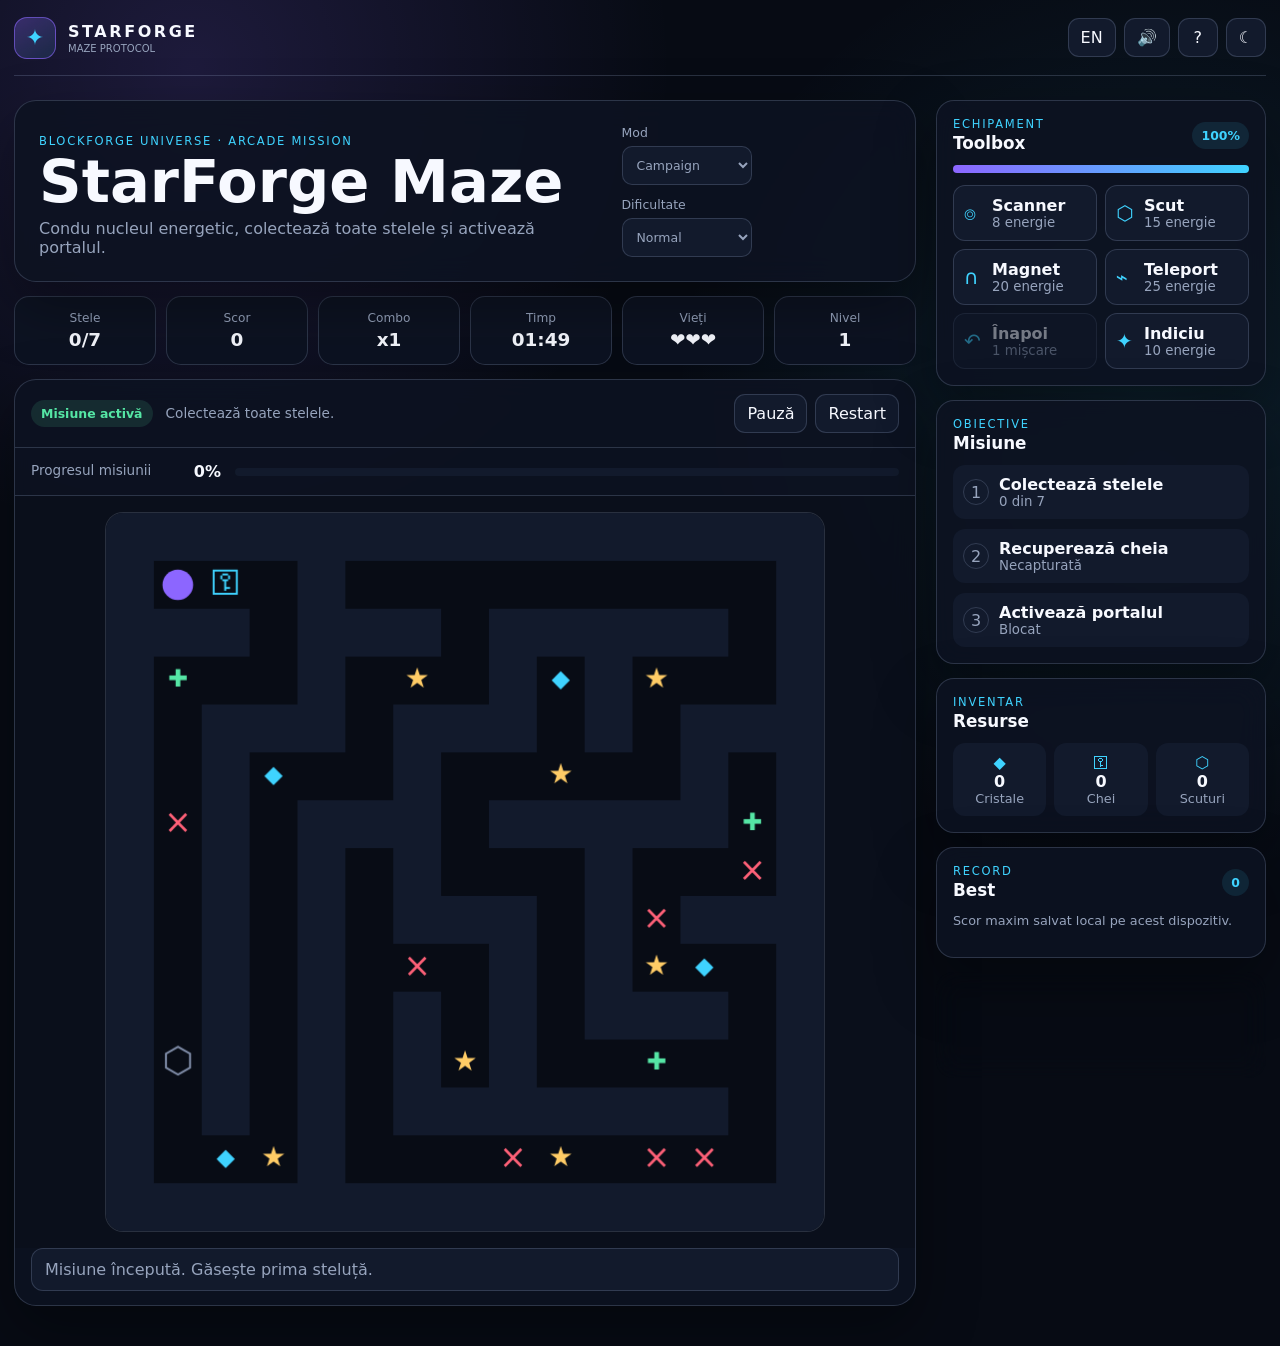
<file: index.html>
<!DOCTYPE html>
<html lang="ro">
<head>
  <meta charset="UTF-8">
  <meta name="viewport" content="width=device-width, initial-scale=1.0">
  <meta name="theme-color" content="#090d18">
  <meta name="description" content="StarForge Maze — joc arcade bilingv cu o minge într-un labirint care colectează stele.">
  <title>StarForge Maze</title>
  <link rel="stylesheet" href="style.css">
</head>
<body>
  <a class="skip-link" href="#gameCanvas">Sari la joc</a>

  <div class="app-shell">
    <header class="topbar">
      <a class="brand" href="#" aria-label="StarForge Maze">
        <span class="brand-mark" aria-hidden="true">✦</span>
        <span><strong>STARFORGE</strong><small>MAZE PROTOCOL</small></span>
      </a>

      <nav class="top-actions" aria-label="Acțiuni principale">
        <button id="languageButton" class="icon-button" type="button" aria-label="Switch to English">EN</button>
        <button id="soundButton" class="icon-button" type="button" aria-pressed="true" aria-label="Sunet pornit">🔊</button>
        <button id="helpButton" class="icon-button" type="button" aria-label="Deschide instrucțiunile">?</button>
        <button id="themeButton" class="icon-button" type="button" aria-label="Schimbă tema">☾</button>
      </nav>
    </header>

    <main id="gameArea" class="game-layout">
      <section class="main-column">
        <div class="hero-panel">
          <div>
            <p class="eyebrow">BlockForge Universe · Arcade Mission</p>
            <h1>StarForge Maze</h1>
            <p>Condu nucleul energetic, colectează toate stelele și activează portalul.</p>
          </div>
          <div class="hero-actions">
            <label><span>Mod</span><select id="modeSelect"><option value="campaign">Campaign</option><option value="challenge">Challenge</option><option value="survival">Survival</option></select></label>
            <label><span>Dificultate</span><select id="difficultySelect"><option value="easy">Ușor</option><option value="normal" selected>Normal</option><option value="hard">Dificil</option></select></label>
          </div>
        </div>

        <section class="stats-grid" aria-label="Statistici joc" aria-live="polite">
          <article class="stat-card"><span id="labelStars">Stele</span><strong><b id="starsValue">0</b>/<b id="starsTotal">0</b></strong></article>
          <article class="stat-card"><span id="labelScore">Scor</span><strong id="scoreValue">0</strong></article>
          <article class="stat-card"><span id="labelCombo">Combo</span><strong id="comboValue">x1</strong></article>
          <article class="stat-card"><span id="labelTime">Timp</span><strong id="timeValue">01:30</strong></article>
          <article class="stat-card"><span id="labelLives">Vieți</span><strong id="livesValue" aria-label="3 vieți">❤❤❤</strong></article>
          <article class="stat-card"><span id="labelLevel">Nivel</span><strong id="levelValue">1</strong></article>
        </section>

        <section class="game-card">
          <div class="game-toolbar">
            <div><span id="statusBadge" class="status-badge">Misiune activă</span> <span id="objectiveText">Colectează toate stelele.</span></div>
            <div class="toolbar-buttons"><button id="pauseButton" type="button" aria-pressed="false">Pauză</button><button id="restartButton" type="button">Restart</button></div>
          </div>

          <div class="progress-row">
            <div><span id="progressLabel">Progresul misiunii</span><strong id="progressText">0%</strong></div>
            <div id="progressTrack" class="progress-track" role="progressbar" aria-labelledby="progressLabel" aria-valuemin="0" aria-valuemax="100" aria-valuenow="0"><div id="progressBar" class="progress-bar"></div></div>
          </div>

          <div class="canvas-frame">
            <canvas id="gameCanvas" width="720" height="720" tabindex="0" role="img" aria-label="Labirint interactiv StarForge. Folosește tastele săgeți sau WASD pentru deplasare."></canvas>
            <div id="pauseOverlay" class="game-overlay hidden"><div role="dialog" aria-modal="true" aria-labelledby="pauseTitle"><span class="overlay-icon" aria-hidden="true">Ⅱ</span><h2 id="pauseTitle">Joc în pauză</h2><p>Apasă din nou pe Pauză sau tasta P.</p><button id="resumeButton" type="button">Continuă</button></div></div>
            <div id="resultOverlay" class="game-overlay hidden"><div role="dialog" aria-modal="true" aria-labelledby="resultTitle"><span id="resultIcon" class="overlay-icon" aria-hidden="true">★</span><h2 id="resultTitle">Misiune completă</h2><p id="resultText"></p><div class="result-stats"><span>Scor <strong id="resultScore">0</strong></span><span>Stele <strong id="resultStars">0</strong></span><span>Mișcări <strong id="resultMoves">0</strong></span></div><div class="result-actions"><button id="nextLevelButton" type="button">Nivelul următor</button><button id="playAgainButton" class="secondary" type="button">Joacă din nou</button></div></div></div>
          </div>

          <div id="messageBox" class="message-box" role="status" aria-live="polite">Misiune începută. Găsește prima steluță.</div>
          <div class="mobile-controls" aria-label="Comenzi tactile"><span></span><button class="move-button" data-direction="up" type="button" aria-label="Sus">▲</button><span></span><button class="move-button" data-direction="left" type="button" aria-label="Stânga">◀</button><button class="move-button center-button" data-direction="down" type="button" aria-label="Jos">▼</button><button class="move-button" data-direction="right" type="button" aria-label="Dreapta">▶</button></div>
        </section>
      </section>

      <aside class="sidebar">
        <section class="side-panel">
          <div class="panel-heading"><div><p class="eyebrow">Echipament</p><h2>Toolbox</h2></div><span id="energyValue" class="energy-badge">100%</span></div>
          <div id="energyTrack" class="energy-track" role="progressbar" aria-label="Energie" aria-valuemin="0" aria-valuemax="100" aria-valuenow="100"><div id="energyBar"></div></div>
          <div class="tool-grid">
            <button class="tool-button" id="scanTool" data-tool="scan" data-cost="8" type="button"><span aria-hidden="true">⌾</span><strong>Scanner</strong><small>8 energie</small></button>
            <button class="tool-button" id="shieldTool" data-tool="shield" data-cost="15" type="button"><span aria-hidden="true">⬡</span><strong>Scut</strong><small>15 energie</small></button>
            <button class="tool-button" id="magnetTool" data-tool="magnet" data-cost="20" type="button"><span aria-hidden="true">∩</span><strong>Magnet</strong><small>20 energie</small></button>
            <button class="tool-button" id="teleportTool" data-tool="teleport" data-cost="25" type="button"><span aria-hidden="true">⌁</span><strong>Teleport</strong><small>25 energie</small></button>
            <button class="tool-button" id="undoTool" type="button"><span aria-hidden="true">↶</span><strong>Înapoi</strong><small>1 mișcare</small></button>
            <button class="tool-button" id="hintTool" data-cost="10" type="button"><span aria-hidden="true">✦</span><strong>Indiciu</strong><small>10 energie</small></button>
          </div>
        </section>

        <section class="side-panel"><div class="panel-heading compact"><div><p class="eyebrow">Obiective</p><h2>Misiune</h2></div></div><ul class="mission-list"><li id="missionStars"><span class="mission-check">1</span><div><strong>Colectează stelele</strong><small id="missionStarsText">0 din 0</small></div></li><li id="missionKey"><span class="mission-check">2</span><div><strong>Recuperează cheia</strong><small id="missionKeyText">Necapturată</small></div></li><li id="missionPortal"><span class="mission-check">3</span><div><strong>Activează portalul</strong><small id="missionPortalText">Blocat</small></div></li></ul></section>

        <section class="side-panel"><div class="panel-heading compact"><div><p class="eyebrow">Inventar</p><h2>Resurse</h2></div></div><div class="inventory-grid"><div><span>◆</span><strong id="coinValue">0</strong><small>Cristale</small></div><div><span>⚿</span><strong id="keyValue">0</strong><small>Chei</small></div><div><span>⬡</span><strong id="shieldValue">0</strong><small>Scuturi</small></div></div></section>

        <section class="side-panel"><div class="panel-heading compact"><div><p class="eyebrow">Record</p><h2>Best</h2></div><span id="bestValue" class="energy-badge">0</span></div><p class="best-note">Scor maxim salvat local pe acest dispozitiv.</p></section>
        <section class="side-panel controls-panel"><p><kbd>WASD</kbd> sau <kbd>↑ ↓ ← →</kbd> deplasare</p><p><kbd>P</kbd> pauză · <kbd>R</kbd> restart</p><p><kbd>1–4</kbd> unelte · <kbd>U</kbd> înapoi · <kbd>H</kbd> indiciu</p></section>
      </aside>
    </main>
  </div>

  <dialog id="helpDialog" aria-labelledby="helpTitle">
    <button id="closeHelpButton" class="dialog-close" type="button" aria-label="Închide">×</button>
    <p class="eyebrow">Instrucțiuni</p><h2 id="helpTitle">Cum se joacă</h2>
    <ol><li>Deplasează mingea prin labirint.</li><li>Colectează toate steluțele și cheia.</li><li>Evită capcanele roșii sau activează scutul.</li><li>Folosește bonusurile pentru energie, timp și puncte.</li><li>Intră în portal după îndeplinirea obiectivelor.</li></ol>
    <div class="legend"><span><b>★</b> Stea</span><span><b>⚿</b> Cheie</span><span><b>◆</b> Cristal</span><span><b>✚</b> Energie</span><span><b>×</b> Capcană</span><span><b>⬡</b> Portal</span></div>
  </dialog>

  <script src="script.js"></script>
  <script>
    (() => {
      const translations = {
        'Sari la joc':'Skip to game','Acțiuni principale':'Main actions','Sunet pornit':'Sound on','Deschide instrucțiunile':'Open instructions','Schimbă tema':'Change theme',
        'Condu nucleul energetic, colectează toate stelele și activează portalul.':'Guide the energy core, collect every star, and activate the portal.',
        'Mod':'Mode','Dificultate':'Difficulty','Ușor':'Easy','Dificil':'Hard','Statistici joc':'Game statistics','Stele':'Stars','Scor':'Score','Timp':'Time','Vieți':'Lives','Nivel':'Level',
        'Misiune activă':'Mission active','Colectează toate stelele.':'Collect every star.','Pauză':'Pause','Progresul misiunii':'Mission progress',
        'Joc în pauză':'Game paused','Apasă din nou pe Pauză sau tasta P.':'Press Pause again or the P key.','Continuă':'Resume','Misiune completă':'Mission complete','Mișcări':'Moves','Nivelul următor':'Next level','Joacă din nou':'Play again',
        'Misiune începută. Găsește prima steluță.':'Mission started. Find the first star.','Comenzi tactile':'Touch controls','Sus':'Up','Stânga':'Left','Jos':'Down','Dreapta':'Right',
        'Echipament':'Equipment','Energie':'Energy','Scut':'Shield','Înapoi':'Undo','Indiciu':'Hint','energie':'energy','mișcare':'move',
        'Obiective':'Objectives','Misiune':'Mission','Colectează stelele':'Collect the stars','Recuperează cheia':'Recover the key','Activează portalul':'Activate the portal','Necapturată':'Not collected','Blocat':'Locked','din':'of',
        'Inventar':'Inventory','Resurse':'Resources','Cristale':'Crystals','Chei':'Keys','Scuturi':'Shields','Scor maxim salvat local pe acest dispozitiv.':'Best score saved locally on this device.',
        'sau':'or','deplasare':'movement','unelte':'tools','înapoi':'undo','indiciu':'hint','Instrucțiuni':'Instructions','Cum se joacă':'How to play','Închide':'Close',
        'Deplasează mingea prin labirint.':'Move the ball through the maze.','Colectează toate steluțele și cheia.':'Collect every star and the key.','Evită capcanele roșii sau activează scutul.':'Avoid red traps or activate the shield.','Folosește bonusurile pentru energie, timp și puncte.':'Use bonuses for energy, time, and points.','Intră în portal după îndeplinirea obiectivelor.':'Enter the portal after completing the objectives.','Stea':'Star','Cheie':'Key','Cristal':'Crystal','Capcană':'Trap','Portal':'Portal'
      };
      const reverse = Object.fromEntries(Object.entries(translations).map(([ro,en]) => [en,ro]));
      const button = document.getElementById('languageButton');
      let language = localStorage.getItem('starforge-language') || 'ro';

      function replaceText(root, map) {
        const walker = document.createTreeWalker(root, NodeFilter.SHOW_TEXT);
        const nodes = [];
        while (walker.nextNode()) nodes.push(walker.currentNode);
        nodes.forEach(node => {
          const raw = node.nodeValue;
          const trimmed = raw.trim();
          if (!trimmed) return;
          let value = trimmed;
          if (map[value]) value = map[value];
          else Object.entries(map).sort((a,b) => b[0].length-a[0].length).forEach(([from,to]) => { value = value.replaceAll(from,to); });
          if (value !== trimmed) node.nodeValue = raw.replace(trimmed, value);
        });
      }

      function applyLanguage(next) {
        const previous = document.documentElement.lang;
        if (previous !== next) replaceText(document.body, next === 'en' ? translations : reverse);
        document.documentElement.lang = next;
        document.title = next === 'en' ? 'StarForge Maze — Bilingual Arcade Game' : 'StarForge Maze — Joc Arcade Bilingv';
        document.querySelector('meta[name="description"]').content = next === 'en' ? 'StarForge Maze — a bilingual arcade maze game where an energy ball collects stars.' : 'StarForge Maze — joc arcade bilingv cu o minge într-un labirint care colectează stele.';
        button.textContent = next === 'en' ? 'RO' : 'EN';
        button.setAttribute('aria-label', next === 'en' ? 'Schimbă în română' : 'Switch to English');
        localStorage.setItem('starforge-language', next);
        language = next;
      }

      button.addEventListener('click', () => applyLanguage(language === 'ro' ? 'en' : 'ro'));
      const observer = new MutationObserver(() => { if (language === 'en') replaceText(document.body, translations); });
      observer.observe(document.body, {childList:true, subtree:true, characterData:true});
      if (language === 'en') applyLanguage('en');
    })();
  </script>
</body>
</html>
</file>
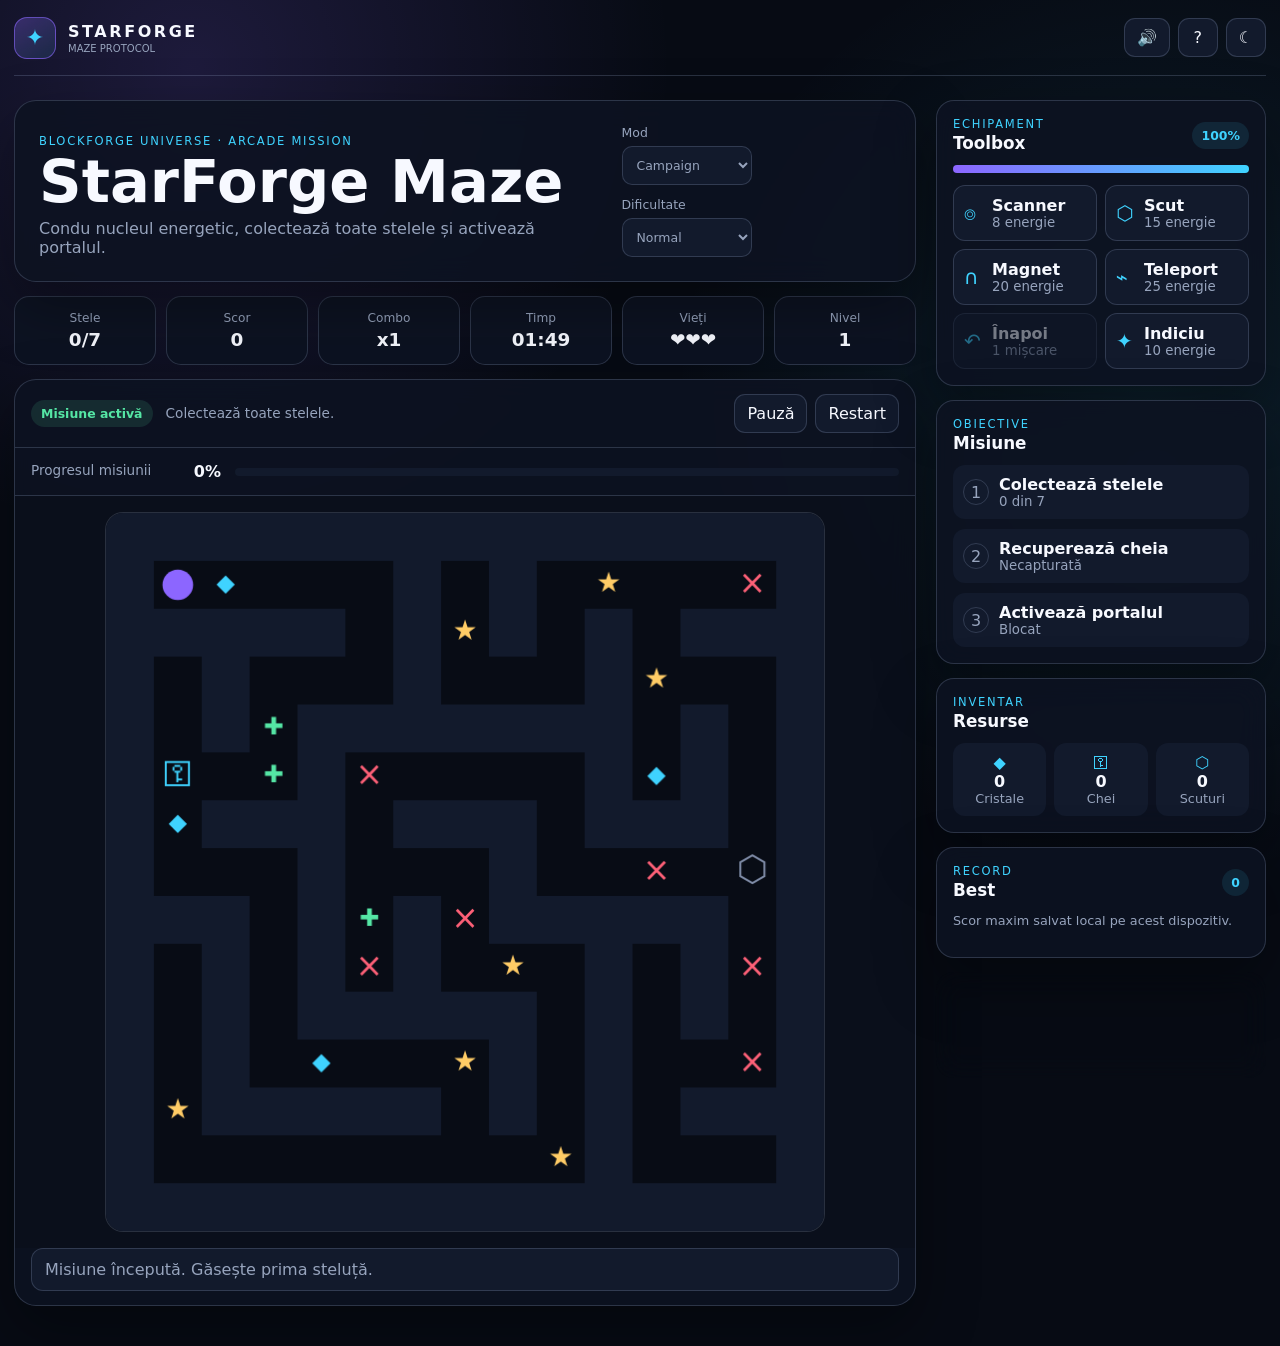
<file: index (17).html>
<!DOCTYPE html>
<html lang="ro">
<head>
  <meta charset="UTF-8">
  <meta name="viewport" content="width=device-width, initial-scale=1.0">
  <meta name="theme-color" content="#090d18">
  <meta name="description" content="StarForge Maze - joc cu o minge intr-un labirint care aduna steluțe.">
  <title>StarForge Maze</title>
  <link rel="stylesheet" href="style.css">
</head>
<body>
  <a class="skip-link" href="#gameCanvas">Sari la joc</a>

  <div class="app-shell">
    <header class="topbar">
      <a class="brand" href="#" aria-label="StarForge Maze">
        <span class="brand-mark" aria-hidden="true">✦</span>
        <span>
          <strong>STARFORGE</strong>
          <small>MAZE PROTOCOL</small>
        </span>
      </a>

      <nav class="top-actions" aria-label="Acțiuni principale">
        <button id="soundButton" class="icon-button" type="button" aria-pressed="true" aria-label="Sunet pornit">🔊</button>
        <button id="helpButton" class="icon-button" type="button" aria-label="Deschide instrucțiunile">?</button>
        <button id="themeButton" class="icon-button" type="button" aria-label="Schimbă tema">☾</button>
      </nav>
    </header>

    <main id="gameArea" class="game-layout">
      <section class="main-column">
        <div class="hero-panel">
          <div>
            <p class="eyebrow">BlockForge Universe · Arcade Mission</p>
            <h1>StarForge Maze</h1>
            <p>Condu nucleul energetic, colectează toate stelele și activează portalul.</p>
          </div>

          <div class="hero-actions">
            <label>
              <span>Mod</span>
              <select id="modeSelect">
                <option value="campaign">Campaign</option>
                <option value="challenge">Challenge</option>
                <option value="survival">Survival</option>
              </select>
            </label>

            <label>
              <span>Dificultate</span>
              <select id="difficultySelect">
                <option value="easy">Ușor</option>
                <option value="normal" selected>Normal</option>
                <option value="hard">Dificil</option>
              </select>
            </label>
          </div>
        </div>

        <section class="stats-grid" aria-label="Statistici joc" aria-live="polite">
          <article class="stat-card">
            <span id="labelStars">Stele</span>
            <strong aria-labelledby="labelStars"><b id="starsValue">0</b>/<b id="starsTotal">0</b></strong>
          </article>

          <article class="stat-card">
            <span id="labelScore">Scor</span>
            <strong id="scoreValue" aria-labelledby="labelScore">0</strong>
          </article>

          <article class="stat-card">
            <span id="labelCombo">Combo</span>
            <strong id="comboValue" aria-labelledby="labelCombo">x1</strong>
          </article>

          <article class="stat-card">
            <span id="labelTime">Timp</span>
            <strong id="timeValue" aria-labelledby="labelTime">01:30</strong>
          </article>

          <article class="stat-card">
            <span id="labelLives">Vieți</span>
            <strong id="livesValue" aria-label="3 vieți">❤❤❤</strong>
          </article>

          <article class="stat-card">
            <span id="labelLevel">Nivel</span>
            <strong id="levelValue" aria-labelledby="labelLevel">1</strong>
          </article>
        </section>

        <section class="game-card">
          <div class="game-toolbar">
            <div>
              <span id="statusBadge" class="status-badge">Misiune activă</span>
              <span id="objectiveText">Colectează toate stelele.</span>
            </div>

            <div class="toolbar-buttons">
              <button id="pauseButton" type="button" aria-pressed="false">Pauză</button>
              <button id="restartButton" type="button">Restart</button>
            </div>
          </div>

          <div class="progress-row">
            <div>
              <span id="progressLabel">Progresul misiunii</span>
              <strong id="progressText">0%</strong>
            </div>
            <div
              id="progressTrack"
              class="progress-track"
              role="progressbar"
              aria-labelledby="progressLabel"
              aria-valuemin="0"
              aria-valuemax="100"
              aria-valuenow="0"
            >
              <div id="progressBar" class="progress-bar"></div>
            </div>
          </div>

          <div class="canvas-frame">
            <canvas
              id="gameCanvas"
              width="720"
              height="720"
              tabindex="0"
              role="img"
              aria-label="Labirint interactiv StarForge. Folosește tastele săgeți sau WASD pentru deplasare."
            ></canvas>

            <div id="pauseOverlay" class="game-overlay hidden">
              <div role="dialog" aria-modal="true" aria-labelledby="pauseTitle">
                <span class="overlay-icon" aria-hidden="true">Ⅱ</span>
                <h2 id="pauseTitle">Joc în pauză</h2>
                <p>Apasă din nou pe Pauză sau tasta P.</p>
                <button id="resumeButton" type="button">Continuă</button>
              </div>
            </div>

            <div id="resultOverlay" class="game-overlay hidden">
              <div role="dialog" aria-modal="true" aria-labelledby="resultTitle">
                <span id="resultIcon" class="overlay-icon" aria-hidden="true">★</span>
                <h2 id="resultTitle">Misiune completă</h2>
                <p id="resultText"></p>

                <div class="result-stats">
                  <span>Scor <strong id="resultScore">0</strong></span>
                  <span>Stele <strong id="resultStars">0</strong></span>
                  <span>Mișcări <strong id="resultMoves">0</strong></span>
                </div>

                <div class="result-actions">
                  <button id="nextLevelButton" type="button">Nivelul următor</button>
                  <button id="playAgainButton" class="secondary" type="button">Joacă din nou</button>
                </div>
              </div>
            </div>
          </div>

          <div id="messageBox" class="message-box" role="status" aria-live="polite">
            Misiune începută. Găsește prima steluță.
          </div>

          <div class="mobile-controls" aria-label="Comenzi tactile">
            <span></span>
            <button class="move-button" data-direction="up" type="button" aria-label="Sus">▲</button>
            <span></span>
            <button class="move-button" data-direction="left" type="button" aria-label="Stânga">◀</button>
            <button class="move-button center-button" data-direction="down" type="button" aria-label="Jos">▼</button>
            <button class="move-button" data-direction="right" type="button" aria-label="Dreapta">▶</button>
          </div>
        </section>
      </section>

      <aside class="sidebar">
        <section class="side-panel">
          <div class="panel-heading">
            <div>
              <p class="eyebrow">Echipament</p>
              <h2>Toolbox</h2>
            </div>
            <span id="energyValue" class="energy-badge">100%</span>
          </div>

          <div
            id="energyTrack"
            class="energy-track"
            role="progressbar"
            aria-label="Energie"
            aria-valuemin="0"
            aria-valuemax="100"
            aria-valuenow="100"
          >
            <div id="energyBar"></div>
          </div>

          <div class="tool-grid">
            <button class="tool-button" id="scanTool" data-tool="scan" data-cost="8" type="button" aria-pressed="false">
              <span aria-hidden="true">⌾</span>
              <strong>Scanner</strong>
              <small>8 energie</small>
            </button>

            <button class="tool-button" id="shieldTool" data-tool="shield" data-cost="15" type="button" aria-pressed="false">
              <span aria-hidden="true">⬡</span>
              <strong>Scut</strong>
              <small>15 energie</small>
            </button>

            <button class="tool-button" id="magnetTool" data-tool="magnet" data-cost="20" type="button" aria-pressed="false">
              <span aria-hidden="true">∩</span>
              <strong>Magnet</strong>
              <small>20 energie</small>
            </button>

            <button class="tool-button" id="teleportTool" data-tool="teleport" data-cost="25" type="button" aria-pressed="false">
              <span aria-hidden="true">⌁</span>
              <strong>Teleport</strong>
              <small>25 energie</small>
            </button>

            <button class="tool-button" id="undoTool" type="button">
              <span aria-hidden="true">↶</span>
              <strong>Înapoi</strong>
              <small>1 mișcare</small>
            </button>

            <button class="tool-button" id="hintTool" data-cost="10" type="button">
              <span aria-hidden="true">✦</span>
              <strong>Indiciu</strong>
              <small>10 energie</small>
            </button>
          </div>
        </section>

        <section class="side-panel">
          <div class="panel-heading compact">
            <div>
              <p class="eyebrow">Obiective</p>
              <h2>Misiune</h2>
            </div>
          </div>

          <ul class="mission-list">
            <li id="missionStars">
              <span class="mission-check" aria-hidden="true">1</span>
              <div>
                <strong>Colectează stelele</strong>
                <small id="missionStarsText">0 din 0</small>
              </div>
            </li>
            <li id="missionKey">
              <span class="mission-check" aria-hidden="true">2</span>
              <div>
                <strong>Recuperează cheia</strong>
                <small id="missionKeyText">Necapturată</small>
              </div>
            </li>
            <li id="missionPortal">
              <span class="mission-check" aria-hidden="true">3</span>
              <div>
                <strong>Activează portalul</strong>
                <small id="missionPortalText">Blocat</small>
              </div>
            </li>
          </ul>
        </section>

        <section class="side-panel">
          <div class="panel-heading compact">
            <div>
              <p class="eyebrow">Inventar</p>
              <h2>Resurse</h2>
            </div>
          </div>

          <div class="inventory-grid">
            <div>
              <span aria-hidden="true">◆</span>
              <strong id="coinValue">0</strong>
              <small>Cristale</small>
            </div>
            <div>
              <span aria-hidden="true">⚿</span>
              <strong id="keyValue">0</strong>
              <small>Chei</small>
            </div>
            <div>
              <span aria-hidden="true">⬡</span>
              <strong id="shieldValue">0</strong>
              <small>Scuturi</small>
            </div>
          </div>
        </section>

        <section class="side-panel">
          <div class="panel-heading compact">
            <div>
              <p class="eyebrow">Record</p>
              <h2>Best</h2>
            </div>
            <span id="bestValue" class="energy-badge">0</span>
          </div>
          <p class="best-note">Scor maxim salvat local pe acest dispozitiv.</p>
        </section>

        <section class="side-panel controls-panel">
          <p><kbd>WASD</kbd> sau <kbd>↑ ↓ ← →</kbd> deplasare</p>
          <p><kbd>P</kbd> pauză · <kbd>R</kbd> restart</p>
          <p><kbd>1–4</kbd> unelte · <kbd>U</kbd> înapoi · <kbd>H</kbd> indiciu</p>
        </section>
      </aside>
    </main>
  </div>

  <dialog id="helpDialog" aria-labelledby="helpTitle">
    <button id="closeHelpButton" class="dialog-close" type="button" aria-label="Închide">×</button>
    <p class="eyebrow">Instrucțiuni</p>
    <h2 id="helpTitle">Cum se joacă</h2>
    <ol>
      <li>Deplasează mingea prin labirint.</li>
      <li>Colectează toate steluțele și cheia.</li>
      <li>Evită capcanele roșii sau activează scutul.</li>
      <li>Folosește bonusurile pentru energie, timp și puncte.</li>
      <li>Intră în portal după îndeplinirea obiectivelor.</li>
    </ol>

    <div class="legend">
      <span><b aria-hidden="true">★</b> Stea</span>
      <span><b aria-hidden="true">⚿</b> Cheie</span>
      <span><b aria-hidden="true">◆</b> Cristal</span>
      <span><b aria-hidden="true">✚</b> Energie</span>
      <span><b aria-hidden="true">×</b> Capcană</span>
      <span><b aria-hidden="true">⬡</b> Portal</span>
    </div>
  </dialog>

  <script src="script.js"></script>
</body>
</html>
</file>
<file: style.css>
:root{color-scheme:dark;--bg:#070b14;--panel:#0d1322;--panel2:#121a2c;--text:#f7f9ff;--muted:#97a4bd;--line:rgba(160,177,213,.22);--accent:#8c66ff;--cyan:#3fd3ff;--success:#55e6a5;--warning:#ffcc66;--danger:#ff6178;--shadow:0 24px 60px rgba(0,0,0,.35)}:root[data-theme=light]{color-scheme:light;--bg:#edf1fa;--panel:#fff;--panel2:#f5f7fc;--text:#11172a;--muted:#55637d;--line:rgba(49,63,94,.2);--accent:#6846da;--cyan:#08677f;--success:#12724f;--warning:#8f5e00;--danger:#c02845;--shadow:0 22px 54px rgba(57,70,102,.17)}*{box-sizing:border-box}html{scroll-behavior:smooth}body{margin:0;min-width:320px;background:radial-gradient(circle at 15% 5%,rgba(140,102,255,.17),transparent 30rem),radial-gradient(circle at 90% 30%,rgba(63,211,255,.1),transparent 30rem),var(--bg);color:var(--text);font-family:Inter,system-ui,-apple-system,"Segoe UI",sans-serif}.skip-link{position:fixed;top:8px;left:8px;z-index:99;transform:translateY(-150%);padding:10px 14px;border-radius:10px;background:var(--text);color:var(--bg)}.skip-link:focus{transform:none}.app-shell{width:min(1480px,calc(100% - 28px));margin:auto;padding-bottom:40px}.topbar{min-height:76px;display:flex;align-items:center;justify-content:space-between;gap:16px;border-bottom:1px solid var(--line)}.brand{display:flex;align-items:center;gap:12px;color:inherit;text-decoration:none}.brand-mark{width:42px;height:42px;display:grid;place-items:center;border:1px solid rgba(140,102,255,.6);border-radius:13px;background:linear-gradient(145deg,rgba(140,102,255,.3),rgba(63,211,255,.1));color:var(--cyan);font-size:22px}.brand strong,.brand small{display:block}.brand strong{letter-spacing:.16em}.brand small{margin-top:2px;color:var(--muted);font-size:10px}.top-actions,.toolbar-buttons,.result-actions{display:flex;gap:8px;align-items:center}button,select{font:inherit;color:inherit}.icon-button,.toolbar-buttons button,.result-actions button,.game-overlay button{border:1px solid var(--line);border-radius:11px;background:var(--panel2);padding:9px 12px;cursor:pointer}.icon-button{min-width:40px}.icon-button:hover,.toolbar-buttons button:hover,.tool-button:hover,.move-button:hover{border-color:var(--accent);transform:translateY(-1px)}button:focus-visible,select:focus-visible,a:focus-visible,canvas:focus-visible{outline:3px solid var(--cyan);outline-offset:3px}.game-layout{display:grid;grid-template-columns:minmax(0,1fr) 330px;gap:20px;padding-top:24px}.main-column{min-width:0}.hero-panel,.game-card,.side-panel{border:1px solid var(--line);background:rgba(13,19,34,.88);box-shadow:var(--shadow);backdrop-filter:blur(14px)}:root[data-theme=light] .hero-panel,:root[data-theme=light] .game-card,:root[data-theme=light] .side-panel{background:rgba(255,255,255,.9)}.hero-panel{display:flex;justify-content:space-between;align-items:end;gap:20px;padding:24px;border-radius:22px}.hero-panel h1{margin:4px 0 8px;font-size:clamp(2rem,5vw,3.7rem);line-height:1}.hero-panel p{margin:0;color:var(--muted)}.eyebrow{text-transform:uppercase;letter-spacing:.15em;font-size:.72rem;color:var(--cyan)!important}.hero-actions{display:flex;gap:12px;flex-wrap:wrap}.hero-actions label{display:grid;gap:6px;color:var(--muted);font-size:.78rem}.hero-actions select{min-width:130px;border:1px solid var(--line);border-radius:10px;background:var(--panel2);padding:10px}.stats-grid{display:grid;grid-template-columns:repeat(6,1fr);gap:10px;margin:14px 0}.stat-card{padding:14px;border:1px solid var(--line);border-radius:15px;background:var(--panel);text-align:center}.stat-card span{display:block;color:var(--muted);font-size:.76rem}.stat-card strong{display:block;margin-top:4px;font-size:1.15rem}.stat-card.danger strong{color:var(--danger)}.game-card{border-radius:22px;overflow:hidden}.game-toolbar,.progress-row{display:flex;align-items:center;justify-content:space-between;gap:14px;padding:14px 16px;border-bottom:1px solid var(--line)}.status-badge{display:inline-block;margin-right:8px;border-radius:999px;padding:6px 10px;background:rgba(85,230,165,.12);color:var(--success);font-size:.78rem;font-weight:700}.status-badge.paused{color:var(--warning)}.status-badge.over{color:var(--danger)}#objectiveText,.progress-row span{color:var(--muted);font-size:.85rem}.progress-row>div:first-child{display:flex;justify-content:space-between;gap:15px;min-width:190px}.progress-track,.energy-track{height:8px;overflow:hidden;border-radius:999px;background:var(--panel2)}.progress-track{flex:1}.progress-bar,#energyBar{height:100%;width:0;background:linear-gradient(90deg,var(--accent),var(--cyan));transition:width .25s}.canvas-frame{position:relative;display:grid;place-items:center;padding:16px;background:rgba(0,0,0,.13)}canvas{display:block;width:min(100%,720px);height:auto;aspect-ratio:1;border:1px solid var(--line);border-radius:18px;background:#080c15;touch-action:none}.game-overlay{position:absolute;inset:16px;display:grid;place-items:center;border-radius:18px;background:rgba(4,7,13,.82);z-index:5}.game-overlay.hidden{display:none}.game-overlay>div{width:min(430px,calc(100% - 30px));padding:28px;border:1px solid var(--line);border-radius:20px;background:var(--panel);text-align:center}.overlay-icon{font-size:2.4rem;color:var(--warning)}.result-stats{display:grid;grid-template-columns:repeat(3,1fr);gap:8px;margin:18px 0}.result-stats span{padding:10px;border-radius:10px;background:var(--panel2);color:var(--muted)}.result-stats strong{display:block;color:var(--text)}.message-box{margin:0 16px 14px;padding:11px 13px;border:1px solid var(--line);border-radius:12px;background:var(--panel2);color:var(--muted)}.mobile-controls{display:none;grid-template-columns:repeat(3,54px);justify-content:center;gap:7px;padding:0 16px 18px}.move-button{height:48px;border:1px solid var(--line);border-radius:12px;background:var(--panel2);cursor:pointer}.sidebar{display:grid;align-content:start;gap:14px}.side-panel{padding:16px;border-radius:18px}.panel-heading{display:flex;align-items:center;justify-content:space-between;gap:10px;margin-bottom:12px}.panel-heading h2{margin:2px 0 0;font-size:1.05rem}.panel-heading .eyebrow{margin:0}.energy-badge{padding:6px 9px;border-radius:999px;background:rgba(63,211,255,.1);color:var(--cyan);font-weight:700;font-size:.78rem}.energy-track{margin-bottom:12px}.tool-grid{display:grid;grid-template-columns:repeat(2,1fr);gap:8px}.tool-button{display:grid;grid-template-columns:28px 1fr;grid-template-areas:"i n" "i s";text-align:left;border:1px solid var(--line);border-radius:12px;background:var(--panel2);padding:10px;cursor:pointer}.tool-button>span{grid-area:i;align-self:center;color:var(--cyan);font-size:1.25rem}.tool-button strong{grid-area:n}.tool-button small{grid-area:s;color:var(--muted)}.tool-button:disabled{opacity:.45;cursor:not-allowed}.mission-list{display:grid;gap:10px;margin:0;padding:0;list-style:none}.mission-list li{display:flex;gap:10px;align-items:center;padding:10px;border-radius:12px;background:var(--panel2)}.mission-check{width:26px;height:26px;display:grid;place-items:center;border:1px solid var(--line);border-radius:50%;color:var(--muted)}.mission-list li.completed .mission-check{background:var(--success);color:#07130e}.mission-list small{display:block;color:var(--muted)}.inventory-grid{display:grid;grid-template-columns:repeat(3,1fr);gap:8px;text-align:center}.inventory-grid>div{padding:10px;border-radius:12px;background:var(--panel2)}.inventory-grid span,.inventory-grid strong,.inventory-grid small{display:block}.inventory-grid span{color:var(--cyan)}.inventory-grid small,.best-note,.controls-panel{color:var(--muted);font-size:.8rem}.controls-panel p{margin:6px 0}kbd{padding:2px 5px;border:1px solid var(--line);border-radius:5px;background:var(--panel2)}dialog{width:min(560px,calc(100% - 28px));border:1px solid var(--line);border-radius:20px;background:var(--panel);color:var(--text);padding:26px;box-shadow:var(--shadow)}dialog::backdrop{background:rgba(2,5,11,.75)}.dialog-close{position:absolute;top:12px;right:12px;border:1px solid var(--line);border-radius:9px;background:var(--panel2);color:inherit}.legend{display:grid;grid-template-columns:repeat(3,1fr);gap:8px}.legend span{padding:9px;border-radius:9px;background:var(--panel2)}.legend b{color:var(--cyan)}@media(max-width:1050px){.game-layout{grid-template-columns:1fr}.sidebar{grid-template-columns:repeat(2,1fr)}.stats-grid{grid-template-columns:repeat(3,1fr)}}@media(max-width:700px){.app-shell{width:min(100% - 16px,1480px)}.topbar{min-height:66px}.brand small{display:none}.hero-panel{align-items:start;flex-direction:column;padding:18px}.hero-actions{width:100%}.hero-actions label{flex:1}.hero-actions select{width:100%;min-width:0}.stats-grid{grid-template-columns:repeat(2,1fr)}.game-toolbar,.progress-row{align-items:stretch;flex-direction:column}.progress-track{width:100%}.canvas-frame{padding:8px}.game-overlay{inset:8px}.mobile-controls{display:grid}.sidebar{grid-template-columns:1fr}.legend{grid-template-columns:repeat(2,1fr)}}@media(prefers-reduced-motion:reduce){*,*::before,*::after{scroll-behavior:auto!important;transition-duration:.01ms!important;animation-duration:.01ms!important}}
</file>
